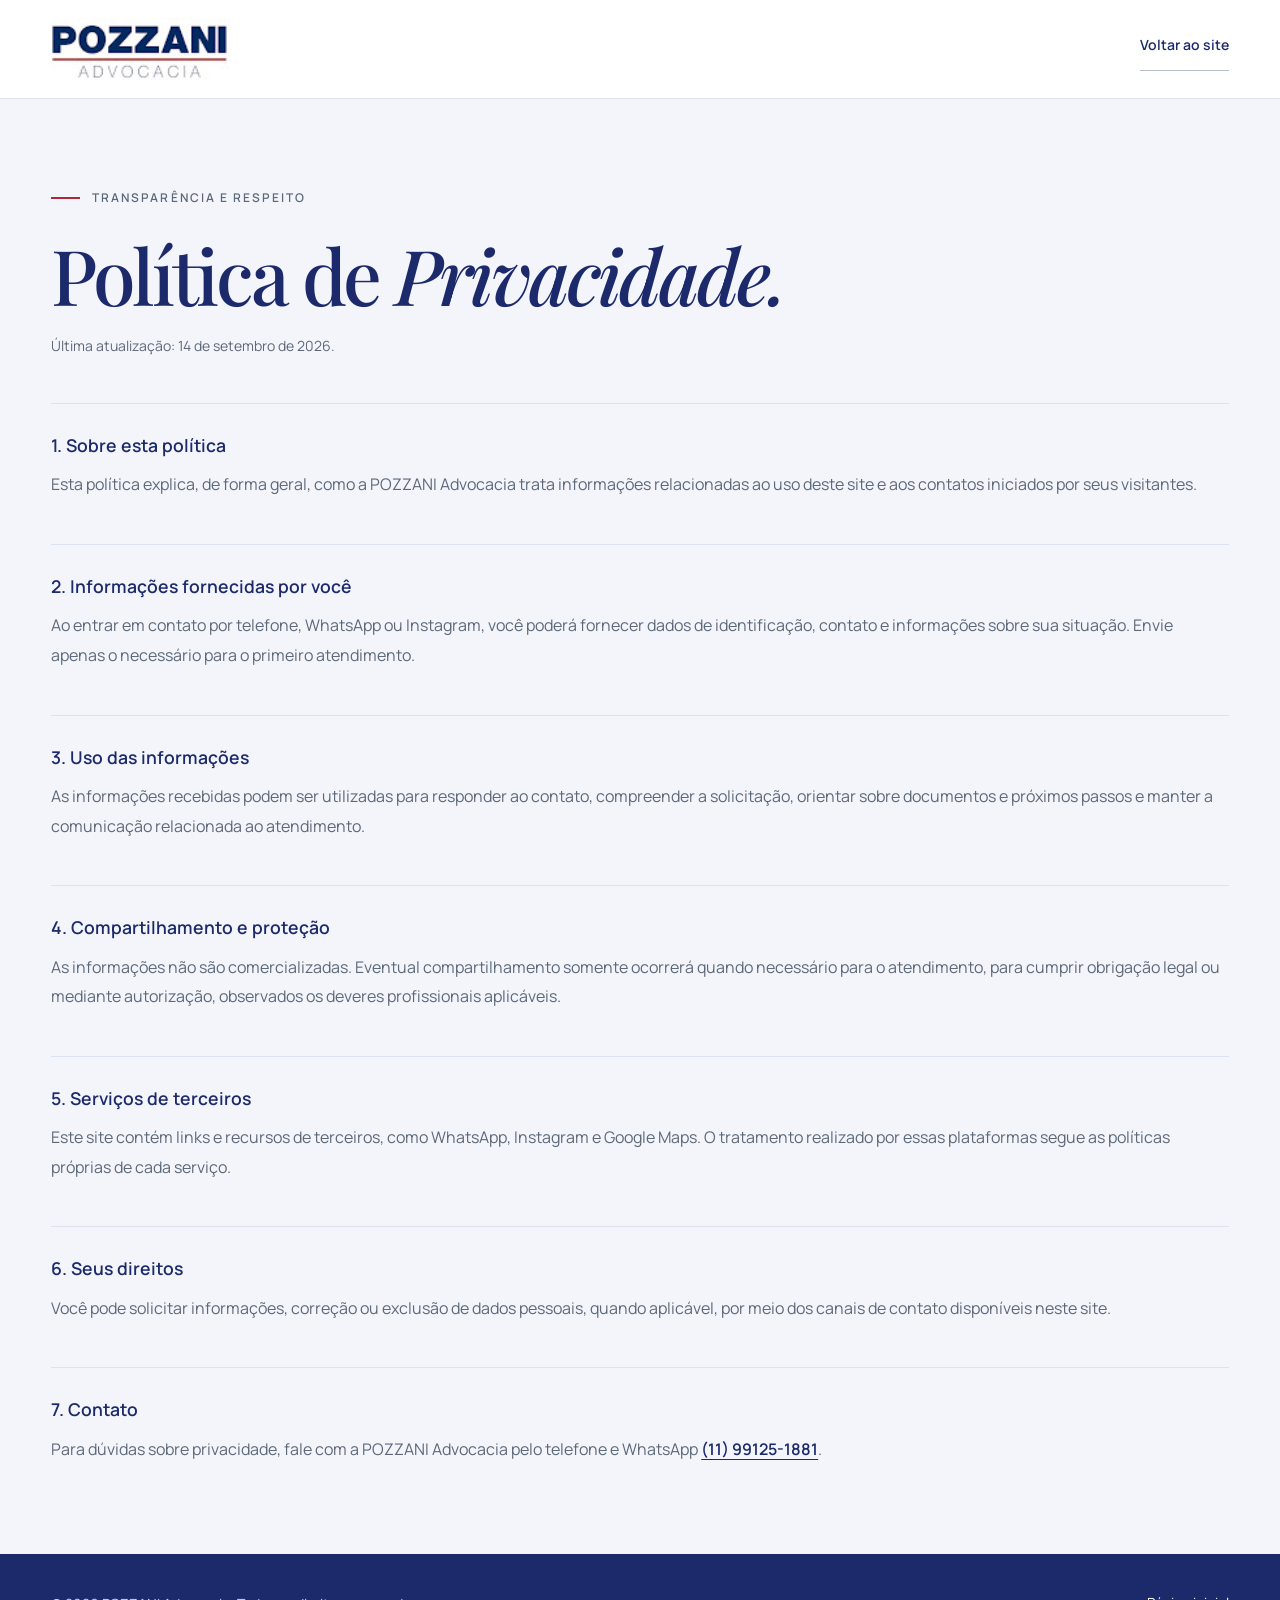
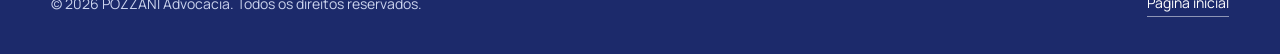
<file: politica-de-privacidade.html>
<!doctype html>
<html lang="pt-BR">
<head>
  <meta charset="utf-8">
  <meta name="viewport" content="width=device-width, initial-scale=1, viewport-fit=cover">
  <meta name="theme-color" content="#1c2a6b">
  <title>Política de Privacidade | POZZANI Advocacia</title>
  <meta name="description" content="Política de privacidade do site da POZZANI Advocacia.">
  <link rel="icon" href="/assets/pozzani-logo.png" type="image/png">
  <link rel="stylesheet" href="/styles.css">
</head>
<body class="privacy-page">
  <header class="privacy-header"><div class="container"><a class="brand" href="/" aria-label="POZZANI Advocacia, página inicial"><span class="brand-crop"><img src="/assets/pozzani-logo.png" alt="POZZANI Advocacia" width="229" height="164"></span></a><a class="text-link" href="/">Voltar ao site</a></div></header>
  <main class="privacy-main"><article class="container privacy-content">
    <p class="eyebrow"><span></span> Transparência e respeito</p>
    <h1>Política de <em>Privacidade.</em></h1>
    <p class="privacy-updated">Última atualização: 14 de setembro de 2026.</p>
    <section><h2>1. Sobre esta política</h2><p>Esta política explica, de forma geral, como a POZZANI Advocacia trata informações relacionadas ao uso deste site e aos contatos iniciados por seus visitantes.</p></section>
    <section><h2>2. Informações fornecidas por você</h2><p>Ao entrar em contato por telefone, WhatsApp ou Instagram, você poderá fornecer dados de identificação, contato e informações sobre sua situação. Envie apenas o necessário para o primeiro atendimento.</p></section>
    <section><h2>3. Uso das informações</h2><p>As informações recebidas podem ser utilizadas para responder ao contato, compreender a solicitação, orientar sobre documentos e próximos passos e manter a comunicação relacionada ao atendimento.</p></section>
    <section><h2>4. Compartilhamento e proteção</h2><p>As informações não são comercializadas. Eventual compartilhamento somente ocorrerá quando necessário para o atendimento, para cumprir obrigação legal ou mediante autorização, observados os deveres profissionais aplicáveis.</p></section>
    <section><h2>5. Serviços de terceiros</h2><p>Este site contém links e recursos de terceiros, como WhatsApp, Instagram e Google Maps. O tratamento realizado por essas plataformas segue as políticas próprias de cada serviço.</p></section>
    <section><h2>6. Seus direitos</h2><p>Você pode solicitar informações, correção ou exclusão de dados pessoais, quando aplicável, por meio dos canais de contato disponíveis neste site.</p></section>
    <section><h2>7. Contato</h2><p>Para dúvidas sobre privacidade, fale com a POZZANI Advocacia pelo telefone e WhatsApp <a href="https://wa.me/5511991251881" target="_blank" rel="noopener noreferrer">(11) 99125-1881</a>.</p></section>
  </article></main>
  <footer class="privacy-footer"><div class="container"><p>© <span>2026</span> POZZANI Advocacia. Todos os direitos reservados.</p><a href="/">Página inicial</a></div></footer>
</body>
</html>
</file>
<file: styles.css>
@import url('/assets/fonts.css');

:root{--navy:#1c2a6b;--navy-deep:#152052;--navy-soft:#253783;--red:#b32636;--red-hover:#962130;--text:#182343;--muted:#5d6878;--line:#dde2ef;--surface:#f3f5fb;--white:#fff;--serif:'Playfair Display',Georgia,'Times New Roman',serif;--sans:'Manrope','DM Sans',Arial,sans-serif;--max-width:1256px;--section-space:112px}
*{box-sizing:border-box}html{scroll-behavior:smooth;scroll-padding-top:110px}body{margin:0;background:var(--white);color:var(--text);font-family:var(--sans);font-size:1rem;line-height:1.75;-webkit-font-smoothing:antialiased}a{color:inherit;text-decoration:none}button{font:inherit}button,a{-webkit-tap-highlight-color:transparent}button{cursor:pointer}a:focus-visible,button:focus-visible,iframe:focus-visible{outline:3px solid #bd8d36;outline-offset:6px}img{display:block;max-width:100%}h1,h2,h3,p,figure,blockquote{margin:0}h1,h2{font-family:var(--serif);font-weight:500;letter-spacing:-.04em}h1 em,h2 em{font-weight:500}p{color:var(--muted)}.container{width:min(var(--max-width),calc(100% - 112px));margin-inline:auto}.section-space{padding-block:var(--section-space)}.icon-library{position:absolute;width:0;height:0;overflow:hidden}.icon{width:22px;height:22px;flex-shrink:0;fill:none;stroke:currentColor;stroke-width:1.5;stroke-linecap:round;stroke-linejoin:round}.sr-only{position:absolute;width:1px;height:1px;padding:0;margin:-1px;overflow:hidden;clip:rect(0,0,0,0);white-space:nowrap;border:0}.skip-link{position:fixed;left:16px;top:-100px;z-index:100;background:white;padding:10px 20px;color:var(--navy)}.skip-link:focus{top:12px}
.site-header{position:sticky;top:0;z-index:30;background:var(--white);border-bottom:1px solid #e9edf2}.header-inner{display:flex;align-items:center;justify-content:space-between;gap:28px;min-height:99px}.brand{display:block;flex-shrink:0}.brand-crop{display:block;position:relative;width:180px;height:62px;overflow:hidden;background:white}.brand-crop img{position:absolute;width:298px;height:auto;max-width:none;left:-60px;top:-73px}.desktop-nav{display:flex;gap:31px;align-items:center;margin-left:auto;margin-right:25px}.desktop-nav a{font-size:.875rem;font-weight:500;transition:color .2s;position:relative;padding:12px 0}.desktop-nav a:after{content:'';position:absolute;height:2px;background:var(--red);bottom:4px;left:0;width:0;transition:width .2s}.desktop-nav a:hover:after{width:100%}.desktop-nav a:hover{color:var(--red)}.button{min-height:54px;display:inline-flex;align-items:center;justify-content:center;gap:13px;padding:15px 25px;border:1px solid transparent;font-size:.875rem;font-weight:600;line-height:1.5;transition:background .2s,border-color .2s,transform .2s}.button:hover{transform:translateY(-2px)}.button-outline{border-color:#c9d0db;color:var(--navy);background:white}.button-outline:hover{background:var(--surface);border-color:var(--navy)}.header-cta{font-size:.8125rem;padding:13px 18px;min-height:48px}.header-cta .icon{width:17px;height:17px}.button-primary{background:var(--red);border-color:var(--red);color:white}.button-primary:hover{background:var(--red-hover);border-color:var(--red-hover)}.menu-toggle{display:none;align-items:center;justify-content:center;flex-direction:column;gap:6px;width:46px;height:46px;background:white;border:1px solid var(--line)}.menu-toggle span{height:1.5px;width:21px;background:var(--navy);transition:transform .2s}.menu-toggle[aria-expanded="true"] span:first-child{transform:translateY(3.75px) rotate(45deg)}.menu-toggle[aria-expanded="true"] span:last-child{transform:translateY(-3.75px) rotate(-45deg)}.mobile-nav[hidden]{display:none}.mobile-nav{padding:12px 24px 22px;border-top:1px solid var(--line);background:white}.mobile-nav a{display:flex;align-items:center;justify-content:space-between;padding:14px 0;border-bottom:1px solid var(--line);font-size:.9375rem}.mobile-nav .mobile-menu-contact{color:var(--red);border:0;font-weight:600}
.hero{position:relative;isolation:isolate;overflow:hidden;background:var(--navy-deep);color:white}.hero-image{position:absolute;inset:0;z-index:-2;background-color:var(--navy-deep);background-image:url('/assets/columns-hero.webp');background-position:center right;background-size:cover}.hero:after{content:'';position:absolute;inset:0;z-index:-1;background:linear-gradient(90deg,rgba(28,42,107,.97) 0%,rgba(28,42,107,.91) 37%,rgba(28,42,107,.53) 66%,rgba(28,42,107,.08) 100%)}.hero-inner{position:relative;padding-top:83px;padding-bottom:48px;min-height:747px}.hero-copy{max-width:725px}.eyebrow{display:flex;align-items:center;gap:12px;color:var(--muted);text-transform:uppercase;font-size:.75rem;line-height:1.5;font-weight:600;letter-spacing:.17em;margin-bottom:25px}.eyebrow>span{display:inline-block;width:29px;height:2px;background:var(--red)}.eyebrow.light{color:#c4cedb}.hero h1{font-size:clamp(3.2rem,5.3vw,4.7rem);line-height:1.13;letter-spacing:-.047em;margin-bottom:25px}.hero h1 em{color:#e2e7ef}.hero-description{max-width:495px;color:#c4cedb;font-size:1rem;line-height:1.8}.hero-actions{display:flex;align-items:center;gap:30px;margin-top:31px;flex-wrap:wrap}.text-link{display:inline-flex;align-items:center;gap:16px;color:var(--navy);font-size:.875rem;font-weight:600;line-height:1.6;padding-bottom:6px;border-bottom:1px solid #b7bec8;transition:border-color .2s,color .2s}.text-link .icon{width:18px;height:18px;transition:transform .2s}.text-link:hover{color:var(--red);border-color:var(--red)}.text-link:hover .icon{transform:translate(2px,-2px)}.light-link{color:#e2e8f0;border-color:#607086}.light-link:hover{color:white;border-color:white}.hero-rating{display:flex;align-items:center;gap:16px;width:max-content;max-width:100%;margin-top:45px;padding-top:26px;border-top:1px solid #ffffff26}.rating-number{font-family:var(--serif);font-size:2.5rem;line-height:1}.rating-detail{display:flex;flex-direction:column;gap:3px}.stars{display:block;color:#aa7930;letter-spacing:.16em;font-size:.9375rem;line-height:1.3}.hero .stars{color:#d7b16e}.rating-detail>span:last-child{color:#bdc7d4;font-size:.75rem}.rating-divider{height:33px;width:1px;background:#ffffff30;margin-inline:6px}.rating-caption{color:#b9c6d6;font-size:.75rem;line-height:1.6}.hero-location{position:absolute;right:0;bottom:53px;display:flex;gap:13px;align-items:center;font-size:.75rem;color:#b7c3d0;line-height:1.75}.hero-location strong{font-size:.75rem;font-weight:400;color:#e5eaf0}.location-line{height:39px;width:2px;background:var(--red)}
.principles{background:var(--surface);border-bottom:1px solid #e6eaf0}.principles-grid{display:grid;grid-template-columns:1fr 1fr 1.08fr;padding-block:33px;gap:33px}.principle{display:flex;align-items:center;gap:17px}.principle+.principle{border-left:1px solid #d7dee7;padding-left:33px}.principle-icon{display:grid;place-items:center;width:40px;height:44px;color:var(--navy);flex-shrink:0}.principle-icon .icon{width:29px;height:29px;stroke-width:1.2}.principle h2{font-family:var(--sans);font-size:.9375rem;font-weight:600;letter-spacing:-.01em;line-height:1.6}.principle p{font-size:.8125rem;line-height:1.6;margin-top:4px}
.about-grid{display:grid;grid-template-columns:.87fr 1.13fr;gap:107px;align-items:center;max-width:1130px}.portrait-composition{position:relative;padding:17px 32px 0 0;max-width:385px;width:100%;margin-inline:auto}.portrait-composition:before{content:'';position:absolute;inset:0 0 48px 22px;border:1px solid #c3cbd5;z-index:0}.portrait-frame{background:#212123;position:relative;width:100%;overflow:hidden}.portrait{width:100%;height:auto;aspect-ratio:3/4;object-fit:cover}.portrait-caption{position:relative;background:var(--navy);padding:24px 22px;display:flex;align-items:center;gap:16px;color:white;margin-top:0}.caption-rule{background:var(--red);height:39px;width:2px;flex-shrink:0}.portrait-caption strong{display:block;font-family:var(--serif);font-size:1.6rem;font-weight:500;letter-spacing:-.02em;line-height:1.3}.portrait-caption div>span{font-size:.75rem;line-height:1.7;color:#c6d1df;letter-spacing:.02em}.portrait-side-note{position:absolute;right:-15px;top:36px;writing-mode:vertical-rl;font-size:.75rem;letter-spacing:.18em;color:#737e8e}.about-copy h2,.section-heading h2,.invitation-inner h2{font-size:clamp(2.3rem,3.4vw,3.15rem);line-height:1.18;letter-spacing:-.045em}.about-copy h2{margin-bottom:26px}.about-copy>p:not(.eyebrow){font-size:1rem;line-height:1.9;margin-top:15px}.about-note{display:flex;gap:19px;align-items:center;padding:22px 0;margin:25px 0 21px;border-block:1px solid var(--line)}.note-number{font-family:var(--serif);font-size:2rem;font-style:italic;color:var(--red);font-weight:500}.about-note p{font-size:.875rem;line-height:1.8}.about-note strong{color:var(--navy);font-weight:500}
.reviews{background:var(--surface)}.section-heading{display:flex;justify-content:space-between;align-items:flex-end;gap:35px}.section-heading .eyebrow{margin-bottom:19px}.review-score{text-align:center;padding-right:8px;flex-shrink:0;align-self:center}.review-score>strong{font-family:var(--serif);font-size:3.9rem;line-height:1;font-weight:500;letter-spacing:-.05em;display:block}.review-score>strong span{font-family:var(--sans);font-size:.875rem;color:var(--muted);font-weight:400;letter-spacing:0;margin-left:5px}.review-score .stars{font-size:.875rem;letter-spacing:.24em;margin-top:10px}.reviews-grid{display:grid;grid-template-columns:repeat(3,1fr);gap:24px;margin-top:49px}.review{background:white;padding:28px 29px 25px;display:flex;flex-direction:column;border:1px solid #e3e7ec;min-height:279px}.review-top{display:flex;justify-content:space-between;align-items:center;height:35px}.review-top .stars{font-size:.8125rem}.quote-mark{font-family:Georgia,serif;font-size:3.7rem;color:#d8dfe8;line-height:1;margin-top:21px}.review blockquote{font-family:var(--serif);font-size:1.275rem;line-height:1.6;letter-spacing:-.017em;margin-top:19px;margin-bottom:26px;color:var(--navy)}.review figcaption{display:flex;gap:9px;align-items:center;font-size:.75rem;color:var(--muted);margin-top:auto;line-height:1.5}.review-rule{width:17px;height:1px;background:var(--red);flex-shrink:0}
.contact-invitation{background:var(--navy);color:white;border-top:3px solid var(--red);padding-block:68px;position:relative;overflow:hidden}.invitation-inner{display:flex;justify-content:space-between;align-items:center;gap:40px}.invitation-inner .eyebrow{margin-bottom:17px}.invitation-inner h2{font-size:clamp(2.3rem,3.5vw,3.25rem)}.invitation-inner p:not(.eyebrow){font-size:.9375rem;margin-top:20px;color:#becada}.invitation-action{display:flex;flex-direction:column;align-items:center;gap:14px;margin-right:36px}.invitation-action .button{padding:20px 30px;min-height:60px}.invitation-action>span{font-size:.75rem;color:#b6c2d2}
.site-footer{background:white}.footer-content{padding-top:93px;padding-bottom:58px}.footer-heading{margin-bottom:48px}.footer-heading>p{font-size:.875rem;line-height:1.8;margin-right:78px;margin-bottom:5px}.footer-heading h2{font-size:2.8rem}.contact-grid{display:grid;grid-template-columns:.85fr .9fr 1.45fr;gap:44px;align-items:start}.contact-item{display:flex;gap:12px}.contact-item>.icon{width:21px;height:21px;stroke-width:1.35;margin-top:2px}.contact-item h3,.hours-title h3{font-size:.875rem;line-height:1.6;font-weight:600;margin-bottom:13px;letter-spacing:-.01em}address{font-style:normal;font-size:.875rem;line-height:1.85;color:var(--muted)}address strong{color:#3a4757;font-weight:500}.small-link{font-size:.8125rem;margin-top:18px;gap:13px;padding-bottom:2px}.small-link .icon{width:16px;height:16px}.phone-contact{margin-top:32px}.phone-contact h3{margin-bottom:7px}.phone-number{font-size:1.15rem;font-weight:500;white-space:nowrap;letter-spacing:-.04em}.phone-number:hover{color:var(--red)}.contact-whatsapp{display:flex;align-items:center;gap:8px;color:var(--muted);font-size:.75rem;margin-top:7px}.contact-whatsapp:hover{color:var(--red)}.contact-whatsapp .icon{width:14px;height:14px}.hours-title{display:flex;gap:12px;align-items:flex-start}.hours-title .icon{width:21px;height:21px;stroke-width:1.35;margin-top:2px}.hours-title h3{margin-bottom:11px}.hours-table{width:100%;border-collapse:collapse;font-size:.875rem;line-height:1.8}.hours-table th,.hours-table td{border-bottom:1px solid #e9edf2;padding:8px 0;font-weight:400}.hours-table th{text-align:left;color:var(--muted)}.hours-table td{text-align:right;white-space:nowrap;padding-left:12px}.hours-table tr:last-child>*{border-bottom:0}.hours-table .closed td{color:#808997}.map-panel{border:1px solid var(--line);background:var(--surface);min-width:0}.map-panel iframe{display:block;width:100%;height:290px;min-height:290px}.map-open{display:flex;align-items:center;gap:9px;min-height:50px;padding:13px 17px;background:var(--surface);color:var(--navy);font-size:.75rem;font-weight:500}.map-open .icon{width:17px;height:17px}.map-open .icon:last-child{margin-left:auto}.map-open:hover{background:#e8edf3}.footer-bottom{border-top:1px solid var(--line)}.footer-bottom-inner{min-height:133px;display:flex;align-items:center;gap:45px}.footer-brand .brand-crop{width:153px;height:54px}.footer-brand img{width:254px;left:-51px;top:-63px}.footer-bottom p{font-size:.75rem;color:#748091;line-height:1.7}.back-to-top{display:flex;align-items:center;gap:11px;margin-left:auto;font-size:.75rem;color:var(--muted);margin-right:93px}.back-to-top .icon{width:16px;height:16px}.back-to-top:hover{color:var(--navy)}.floating-whatsapp{position:fixed;bottom:24px;right:25px;z-index:25;display:flex;align-items:center;justify-content:center;width:57px;height:57px;color:white;background:#187749;border-radius:50%;box-shadow:0 6px 24px #06172e30;transition:background .2s,transform .2s}.floating-whatsapp>.icon{width:26px;height:26px}.floating-whatsapp:hover{background:#115e38;transform:translateY(-3px)}.floating-whatsapp>span{position:absolute;right:calc(100% + 12px);white-space:nowrap;background:white;border:1px solid var(--line);box-shadow:0 4px 16px #081c3610;padding:9px 13px;color:var(--navy);font-size:.75rem;opacity:0;pointer-events:none;transform:translateX(5px);transition:opacity .2s,transform .2s}.floating-whatsapp:hover>span,.floating-whatsapp:focus-visible>span{opacity:1;transform:none}
@media(min-width:1600px){.hero-inner{padding-top:94px;padding-bottom:58px;min-height:783px}.hero-image{background-position:center 42%}.hero h1{font-size:5rem}}
@media(max-width:1150px){.container{width:calc(100% - 72px)}.desktop-nav{gap:20px;margin-right:0}.header-inner{gap:22px}.header-cta{font-size:.75rem;padding:12px 14px}.brand-crop{width:160px;height:58px}.brand-crop img{width:270px;left:-55px;top:-67px}.hero-inner{padding-top:72px;min-height:710px}.hero h1{font-size:4.15rem}.hero-location{display:none}.about-grid{gap:63px;grid-template-columns:.87fr 1.13fr}.principles-grid{gap:19px}.principle+.principle{padding-left:19px}.principle{gap:10px}.principle h2{font-size:.875rem}.principle p{font-size:.75rem}.principle-icon{width:31px}.review{padding:24px}.review blockquote{font-size:1.2rem}.invitation-action{margin-right:0}.contact-grid{gap:28px;grid-template-columns:1fr 1fr 1.3fr}.footer-heading>p{margin-right:0}.phone-number{font-size:1.1rem}.hours-table{font-size:.875rem}}
@media(max-width:900px){:root{--section-space:80px}.header-inner{min-height:85px}.desktop-nav{gap:24px;margin-right:0}.header-cta{display:none}.hero h1{font-size:3.9rem}.hero-inner{min-height:708px}.hero:after{background:linear-gradient(90deg,rgba(28,42,107,.97),rgba(28,42,107,.82) 52%,rgba(28,42,107,.35))}.hero-copy{max-width:640px}.principles-grid{gap:14px;padding-block:25px}.principle{align-items:flex-start;gap:9px}.principle+.principle{padding-left:14px}.principle-icon .icon{width:24px;height:24px}.principle p{font-size:.75rem}.about-grid{gap:38px;grid-template-columns:.85fr 1.15fr}.about-copy h2{font-size:2.2rem}.about-copy>p:not(.eyebrow){font-size:1rem;line-height:1.8}.about-note{gap:13px}.about-note p{font-size:.8125rem}.portrait-composition{padding-right:21px}.portrait-caption{padding:20px 14px;gap:10px}.portrait-caption strong{font-size:1.4rem}.portrait-caption div>span{font-size:.75rem}.portrait-side-note{right:-13px;font-size:.75rem}.reviews-grid{gap:15px}.review{padding:21px 19px;min-height:305px}.review blockquote{font-size:1.15rem}.review figcaption{font-size:.75rem}.invitation-inner{gap:24px}.invitation-inner h2{font-size:2.5rem}.invitation-inner p:not(.eyebrow){max-width:345px;font-size:.875rem}.invitation-action .button{padding:17px 22px;font-size:.8125rem}.footer-content{padding-top:76px}.contact-grid{grid-template-columns:1fr 1fr;gap:38px}.map-panel{grid-column:1/-1}.map-panel iframe{height:330px}.hours-table{font-size:.875rem}.hours-title h3,.contact-item h3{font-size:.9375rem}.footer-bottom-inner{gap:27px}.back-to-top{margin-right:70px}}
@media(max-width:680px){:root{--section-space:66px}.container{width:calc(100% - 44px)}html{scroll-padding-top:86px}.header-inner{min-height:78px;gap:15px}.brand-crop{width:156px;height:56px}.brand-crop img{width:263px;left:-54px;top:-65px}.desktop-nav{display:none}.menu-toggle{display:flex}.hero-inner{padding-top:52px;padding-bottom:37px;min-height:auto}.hero-copy{max-width:100%}.hero-image{background-position:68% center;opacity:.8}.hero:after{background:linear-gradient(90deg,rgba(28,42,107,.97),rgba(28,42,107,.75)),linear-gradient(0deg,rgba(28,42,107,.8),transparent 70%)}.eyebrow{font-size:.75rem;letter-spacing:.145em;gap:10px;margin-bottom:22px}.eyebrow>span{width:23px}.hero h1{font-size:clamp(2.28rem,8.9vw,3.75rem);line-height:1.16;letter-spacing:-.045em;margin-bottom:23px}.hero-description{max-width:420px;font-size:1rem;line-height:1.85}.hero-actions{flex-direction:column;align-items:flex-start;gap:21px;margin-top:28px}.hero-actions .button{min-height:55px;padding:16px 23px;font-size:.875rem}.hero-actions .text-link{font-size:.8125rem}.hero-rating{gap:11px;margin-top:33px;padding-top:23px;width:100%}.rating-number{font-size:2.1rem}.rating-detail{gap:5px}.rating-detail>span:last-child{font-size:.75rem}.hero .stars{font-size:.75rem}.rating-caption{font-size:.75rem}.rating-divider{margin-inline:3px;height:30px}.principles-grid{grid-template-columns:1fr;padding-block:5px;gap:0}.principle{padding:21px 0;align-items:center;gap:18px}.principle+.principle{border-left:0;border-top:1px solid var(--line);padding:21px 0}.principle-icon{width:30px}.principle-icon .icon{width:26px;height:26px}.principle h2{font-size:.9375rem}.principle p{font-size:.8125rem;margin-top:2px}.about-grid{grid-template-columns:1fr;gap:43px}.portrait-composition{max-width:328px;width:100%;padding-right:24px}.portrait-caption{padding:20px;gap:14px}.portrait-caption strong{font-size:1.6rem}.portrait-caption div>span{font-size:.75rem}.portrait-side-note{font-size:.75rem;right:-9px}.about-copy h2{font-size:clamp(2rem,7.7vw,3.1rem);line-height:1.22;margin-bottom:23px}.about-copy>p:not(.eyebrow){font-size:1rem}.about-note{margin-top:22px;margin-bottom:22px;padding:21px 0;gap:18px}.about-note p{font-size:.875rem}.section-heading{gap:23px;align-items:flex-start}.section-heading h2{font-size:clamp(2rem,7.7vw,3.1rem);line-height:1.25}.reviews .section-heading{flex-direction:column}.review-score{display:flex;align-items:center;align-self:flex-start;gap:20px;padding-right:0}.review-score>strong{font-size:2.7rem}.review-score>strong span{font-size:.8125rem}.review-score .stars{margin-top:0;font-size:.8125rem}.reviews-grid{grid-template-columns:1fr;gap:16px;margin-top:31px}.review{padding:23px 25px;min-height:218px}.review-top{height:25px}.review blockquote{font-size:1.3rem;margin-top:15px;margin-bottom:22px;line-height:1.6}.review figcaption{font-size:.75rem}.contact-invitation{padding-block:49px}.invitation-inner{flex-direction:column;align-items:flex-start;gap:28px}.invitation-inner h2{font-size:clamp(2.1rem,8vw,3.1rem)}.invitation-inner p:not(.eyebrow){font-size:.9375rem;max-width:none}.invitation-action{align-items:flex-start;gap:12px}.invitation-action .button{min-height:55px;font-size:.875rem;padding:16px 24px}.invitation-action>span{font-size:.75rem}.footer-content{padding-top:63px;padding-bottom:41px}.footer-heading{flex-direction:column;gap:17px;margin-bottom:34px}.footer-heading h2{font-size:2.5rem}.footer-heading>p{font-size:.9375rem;line-height:1.75}.contact-grid{grid-template-columns:1fr;gap:35px}.contact-details{display:grid;grid-template-columns:1fr;gap:28px}.phone-contact{margin-top:0}.contact-item{gap:15px}.contact-item h3,.hours-title h3{font-size:.9375rem}address{font-size:.9375rem}.small-link{font-size:.875rem}.phone-number{font-size:1.25rem}.contact-whatsapp{font-size:.8125rem}.hours-title{gap:15px}.hours-table{font-size:.875rem}.hours-table th,.hours-table td{padding-block:9px}.map-panel{grid-column:auto}.map-panel iframe{height:305px;min-height:305px}.map-open{font-size:.8125rem;padding:14px 16px}.footer-bottom-inner{flex-wrap:wrap;gap:20px;justify-content:space-between;padding-top:23px;padding-bottom:93px}.footer-brand .brand-crop{width:130px;height:48px}.footer-brand img{width:220px;left:-45px;top:-55px}.footer-bottom p{text-align:right;font-size:.75rem}.back-to-top{margin-left:0;margin-right:0;width:100%;justify-content:flex-start;font-size:.75rem}.floating-whatsapp{right:18px;bottom:18px;width:55px;height:55px}.floating-whatsapp>span{display:none}}
@media(max-width:360px){.container{width:calc(100% - 34px)}.hero h1{font-size:2.12rem}.rating-caption{display:none}.rating-divider{display:none}.hero-actions .button{padding-inline:17px;font-size:.8125rem}.portrait-composition{max-width:288px}.portrait-caption div>span{font-size:.75rem}.about-copy h2,.section-heading h2{font-size:1.9rem}.footer-bottom-inner{align-items:flex-start;gap:15px}.footer-bottom p{max-width:150px}}
@media(prefers-reduced-motion:reduce){html{scroll-behavior:auto}*,*:before,*:after{transition:none!important;animation:none!important}}
@media print{.site-header,.hero-actions,.floating-whatsapp,.menu-toggle,.contact-invitation,.back-to-top,.hero-image{display:none}.hero,.portrait-caption{background:white!important;color:var(--navy)!important}.hero:after{display:none}.hero-inner{min-height:0;padding-block:28px}.hero h1,.hero h1 em,.hero p,.hero .eyebrow,.rating-detail>span:last-child,.rating-caption{color:var(--navy)}.container{width:100%}.section-space{padding-block:35px}.about-grid{gap:40px}.reviews-grid{gap:14px}.review{break-inside:avoid}.site-footer .contact-grid{grid-template-columns:1fr 1fr}.map-panel{display:none}.footer-content{padding-top:35px}.footer-bottom-inner{min-height:90px}.hero-location{display:none}}

/* Brand emphasis and practice areas. */
.desktop-nav{gap:25px;margin-right:8px}
.hero-copy{max-width:800px}
.hero h1{font-size:clamp(2.6rem,4.9vw,4.4rem);line-height:1.15;letter-spacing:-.035em}
.hero-inner{padding-top:74px;padding-bottom:52px;min-height:745px}
.hero-statement{font-size:1.125rem;font-weight:600;color:white;margin-bottom:13px}
.hero-description{max-width:555px;color:#d6dcef}
.national-reach{display:flex;align-items:center;gap:10px;color:#f0f3ff;font-weight:600;font-size:.875rem;margin-top:22px}
.national-reach .icon{width:20px;height:20px}
.hero-actions{margin-top:25px}
.hero-rating{margin-top:32px}
.principles{border-bottom:1px solid #dce1f2}
.principle h2{color:var(--navy)}
.principle p{font-size:.875rem}
.portrait-composition{max-width:432px}
.portrait{aspect-ratio:474/596;object-fit:contain}
.portrait-caption div>span{font-size:.875rem;line-height:1.6}
.portrait-composition:before{border-color:#a5afd4}
.about-copy strong{color:var(--navy);font-weight:600}
.practice{background:var(--navy);color:white}
.practice-heading{display:flex;justify-content:space-between;align-items:flex-end;gap:48px}
.practice-heading h2{font-size:clamp(2.3rem,3.4vw,3.15rem);line-height:1.18}
.practice-heading>p{max-width:335px;color:#d8dff5;font-size:1rem;padding-bottom:5px}
.practice-grid{display:grid;grid-template-columns:repeat(4,minmax(0,1fr));gap:20px;margin-top:50px}
.practice-card{display:flex;flex-direction:column;align-items:flex-start;padding:31px 27px 29px;border:1px solid #ffffff35;background:#ffffff04}
.practice-number{font-family:var(--serif);font-style:italic;font-size:1.125rem;line-height:1;color:#bfc9ec;margin-bottom:29px}
.practice-card h3{font-family:var(--serif);font-weight:500;font-size:2rem;letter-spacing:-.025em;line-height:1.2;margin-bottom:22px}
.practice-card p{font-size:1rem;color:#d8dff5;line-height:1.8}
.practice-card .practice-emphasis{font-size:.875rem;line-height:1.6;color:white;font-weight:600;padding-bottom:15px;margin-bottom:15px;border-bottom:1px solid #ffffff26;width:100%}
.practice-card .text-link{margin-top:auto;padding-top:27px;gap:10px;font-size:.875rem;color:white}
.situations{background:var(--white)}
.situations-heading>p{max-width:390px;font-size:1rem;line-height:1.8;padding-bottom:6px}
.situations-grid{display:grid;grid-template-columns:repeat(2,minmax(0,1fr));gap:24px;margin-top:49px}
.situation-card{padding:30px 32px;border:1px solid var(--line);background:var(--surface)}
.situation-card h3{font-family:var(--serif);font-size:1.65rem;line-height:1.25;font-weight:500;letter-spacing:-.025em;color:var(--navy);padding-bottom:20px;margin-bottom:19px;border-bottom:1px solid #d9dfed}
.situation-card ul{display:grid;grid-template-columns:repeat(2,minmax(0,1fr));gap:10px 28px;list-style:none;padding:0;margin:0}
.situation-card li{position:relative;padding-left:17px;color:var(--text);font-size:.9375rem;line-height:1.6}
.situation-card li:before{content:'';position:absolute;left:0;top:.72em;width:6px;height:2px;background:var(--red)}
.situation-card p{font-size:1rem;line-height:1.8}
.situation-card p+p{margin-top:14px}
.service-flow{background:var(--navy);color:white}
.service-flow-heading{display:flex;align-items:flex-end;justify-content:space-between;gap:40px}
.service-flow-heading h2{font-size:clamp(2.3rem,3.4vw,3.15rem);line-height:1.18}
.service-flow-heading>p{display:flex;align-items:center;gap:11px;color:#e1e6f7;font-weight:600;font-size:1rem;padding-bottom:7px}
.service-flow-heading>p .icon{width:22px;height:22px}
.service-steps{display:grid;grid-template-columns:repeat(3,minmax(0,1fr));list-style:none;padding:0;margin:50px 0 36px;border-block:1px solid #ffffff2b}
.service-steps li{display:flex;gap:20px;padding:30px 28px}
.service-steps li+li{border-left:1px solid #ffffff2b}
.service-steps>li>span{font-family:var(--serif);font-style:italic;color:#bac5e8;font-size:1.2rem;line-height:1.5}
.service-steps h3{font-size:1rem;line-height:1.5;font-weight:600;margin-bottom:10px}
.service-steps p{color:#ced6ef;font-size:.9375rem;line-height:1.75}
.faq{background:white}
.faq-grid{display:grid;grid-template-columns:.83fr 1.17fr;gap:95px;align-items:start}
.faq-heading{position:sticky;top:135px}
.faq-heading h2{font-family:var(--serif);font-weight:500;font-size:clamp(2.3rem,3.4vw,3.15rem);line-height:1.18;letter-spacing:-.045em}
.faq-heading>p:not(.eyebrow){font-size:1rem;line-height:1.8;margin-top:22px;max-width:380px}
.faq-list{border-top:1px solid var(--line)}
.faq-list details{border-bottom:1px solid var(--line)}
.faq-list summary{display:flex;align-items:center;justify-content:space-between;gap:20px;list-style:none;cursor:pointer;padding:23px 2px;color:var(--navy);font-size:1rem;line-height:1.55;font-weight:600}
.faq-list summary::-webkit-details-marker{display:none}
.faq-list summary span{position:relative;width:20px;height:20px;flex:none}
.faq-list summary span:before,.faq-list summary span:after{content:'';position:absolute;left:3px;top:9px;width:14px;height:1.5px;background:var(--red);transition:transform .2s}
.faq-list summary span:after{transform:rotate(90deg)}
.faq-list details[open] summary span:after{transform:rotate(0)}
.faq-list details p{padding:0 42px 24px 2px;font-size:1rem;line-height:1.8;color:var(--muted)}
.privacy-link{font-size:.75rem;color:var(--muted);border-bottom:1px solid transparent;white-space:nowrap}
.privacy-link:hover{color:var(--navy);border-color:var(--navy)}
.privacy-page{background:var(--surface)}
.privacy-header{background:white;border-bottom:1px solid var(--line)}
.privacy-header .container{min-height:98px;display:flex;align-items:center;justify-content:space-between;gap:24px}
.privacy-main{padding-block:90px}
.privacy-content{max-width:850px}
.privacy-content h1{font-size:clamp(2.8rem,6vw,4.8rem);line-height:1.1;color:var(--navy)}
.privacy-updated{margin-top:18px;font-size:.875rem}
.privacy-content section{margin-top:44px;padding-top:28px;border-top:1px solid var(--line)}
.privacy-content section h2{font-family:var(--sans);font-size:1.1rem;line-height:1.5;letter-spacing:0;font-weight:600;color:var(--navy);margin-bottom:12px}
.privacy-content section p{font-size:1rem;line-height:1.85}
.privacy-content section a{color:var(--navy);font-weight:600;text-decoration:underline;text-underline-offset:4px}
.privacy-footer{background:var(--navy);color:white}
.privacy-footer .container{min-height:100px;display:flex;align-items:center;justify-content:space-between;gap:24px}
.privacy-footer p{color:#ccd4ee;font-size:.875rem}
.privacy-footer a{font-size:.875rem;border-bottom:1px solid #ffffff80}
.contact-invitation{background:var(--navy)}
.instagram-contact{margin-top:28px}
.instagram-contact h3{margin-bottom:8px}
.instagram-link{display:inline-flex;gap:8px;align-items:center;font-size:.875rem;font-weight:600;color:var(--navy);overflow-wrap:anywhere}
.instagram-link .icon{width:16px;height:16px}
.instagram-link:hover{color:var(--red)}

/* Original review screenshots, with readable transcripts on small screens. */
.reviews{overflow:hidden}
.reviews-toolbar{display:flex;align-items:center;justify-content:space-between;gap:24px;margin-top:27px;margin-bottom:31px}
.reviews-toolbar p{font-size:1rem}
.reviews-viewport{overflow-x:auto;overflow-y:hidden;width:100%;overscroll-behavior-x:contain;scrollbar-width:thin;scrollbar-color:#a8b3d6 transparent;padding-block:4px 20px;outline-offset:-3px;-webkit-overflow-scrolling:touch}
.reviews-viewport:focus-visible{outline:2px solid var(--navy)}
.reviews-track{display:flex;width:max-content;align-items:stretch}
.reviews-group{display:flex;gap:24px;padding-right:24px;flex:none}
.review-print{display:flex;flex-direction:column;width:736px;flex:none;background:white;border:1px solid #d9dfed;box-shadow:0 6px 18px #1c2a6b05}
.review-image{display:flex;align-items:center;justify-content:center;height:222px;padding:11px;background:#22242a;flex-shrink:0}
.review-image img{width:auto;max-width:100%;height:auto;max-height:100%;object-fit:contain}
.review-print figcaption{padding:20px 24px;display:flex;align-items:center;justify-content:space-between;gap:18px;flex:1}
.review-person strong{display:block;font-size:1rem;line-height:1.5;font-weight:600;color:var(--navy)}
.review-source{display:block;font-size:.875rem;color:var(--muted);margin-top:3px}
.review-transcript{position:absolute;width:1px;height:1px;padding:0;margin:-1px;overflow:hidden;clip:rect(0,0,0,0);white-space:nowrap;border:0}

@media(max-width:1200px){.header-cta{display:none}.desktop-nav{gap:27px;margin-right:0}.practice-grid{grid-template-columns:repeat(2,minmax(0,1fr))}.practice-card{padding:28px 25px}.practice-card h3{font-size:1.8rem}.practice-card .text-link{font-size:.875rem;gap:6px}}
@media(max-width:1000px){.practice-card{display:flex;padding:28px}.practice-heading{gap:32px}.practice-heading>p{max-width:280px}.faq-grid{gap:55px}.service-steps li{padding-inline:20px}.situations-grid{gap:18px}.situation-card{padding:27px 25px}.situation-card ul{grid-template-columns:1fr}}
@media(max-width:900px){.hero h1{font-size:3.5rem}.hero-inner{min-height:auto;padding-top:66px;padding-bottom:50px}.principle h2{font-size:.9375rem}.portrait-caption div>span{font-size:.875rem}.review-print{width:min(84vw,500px)}.review-image{height:152px;padding:13px}.review-print figcaption{align-items:flex-start;flex-direction:column;padding:24px;gap:17px}.review-transcript{position:static;width:auto;height:auto;padding:0;margin:0;overflow:visible;clip:auto;white-space:normal;font-size:1rem;line-height:1.85;color:var(--text)}.practice-heading,.service-flow-heading{flex-direction:column;align-items:flex-start;gap:24px}.practice-heading>p{max-width:580px}.service-steps{grid-template-columns:1fr}.service-steps li+li{border-left:0;border-top:1px solid #ffffff2b}.faq-grid{grid-template-columns:1fr;gap:38px}.faq-heading{position:static}.faq-heading>p:not(.eyebrow){max-width:580px}.footer-bottom-inner{gap:22px}.back-to-top{margin-right:0}}
@media(max-width:680px){.hero-inner{padding-top:45px;padding-bottom:38px}.hero h1{font-size:clamp(2.3rem,8.4vw,3.5rem);line-height:1.16}.hero-statement{font-size:1rem}.hero-description{font-size:1rem}.hero-actions{gap:20px}.national-reach{font-size:.875rem}.portrait-composition{max-width:360px}.portrait-caption div>span{font-size:.875rem}.practice-heading h2,.situations-heading h2,.service-flow-heading h2,.faq-heading h2{font-size:clamp(2rem,7.7vw,3.1rem)}.practice-heading>p{font-size:1rem}.practice-grid,.situations-grid{grid-template-columns:1fr;margin-top:34px;gap:20px}.practice-card{display:flex;padding:28px 25px}.practice-number{margin-bottom:22px}.practice-card h3{font-size:2rem;margin-bottom:20px}.practice-card h3 br{display:none}.practice-card h3 br:after{content:' '}.practice-card .text-link{padding-top:24px}.situation-card{padding:25px 22px}.situation-card ul{grid-template-columns:1fr;gap:9px}.service-flow-heading>p{font-size:.9375rem}.service-steps{margin-top:34px}.service-steps li{padding:25px 5px}.service-flow .button{width:100%;padding-inline:16px}.reviews-toolbar{align-items:flex-start;flex-direction:column;gap:17px;margin-top:23px;margin-bottom:25px}.reviews-group{gap:18px;padding-right:18px}.review-print{width:min(86vw,420px)}.review-image{height:125px}.review-print figcaption{padding:23px 22px}.review-person strong{font-size:1rem}.review-transcript{font-size:1rem;line-height:1.8}.instagram-contact{margin-top:0}.instagram-link{font-size:.9375rem}.contact-invitation .eyebrow{font-size:.75rem;letter-spacing:.1em}.faq-list summary{padding-block:20px}.privacy-header .container{min-height:82px}.privacy-header .brand-crop{width:150px}.privacy-main{padding-block:62px}.privacy-footer .container{padding-block:25px;flex-direction:column;align-items:flex-start}.privacy-link{order:3}.back-to-top{order:4}}
@media(max-width:360px){.hero h1{font-size:2.12rem}.practice-card{padding:26px 20px}.practice-card h3{font-size:1.8rem}}
@media print{.practice{background:white;color:var(--navy)}.practice p,.practice-card .practice-emphasis,.practice-profile{color:var(--text)}.practice-card{border-color:var(--line)}.practice-card .text-link,.reviews-toolbar,.review-image{display:none}.reviews-viewport{overflow:visible}.reviews-track,.reviews-group{display:block;width:100%;padding:0}.reviews-group[aria-hidden="true"]{display:none}.review-print{width:100%;margin-bottom:16px;break-inside:avoid}.review-print figcaption{display:block}.review-transcript{position:static;width:auto;height:auto;overflow:visible;clip:auto;white-space:normal;margin:12px 0 0;font-size:1rem}.hero-statement,.national-reach{color:var(--navy)}}

/* WhatsApp calls to action */
.button-primary{background:#25d366;border-color:#25d366;color:#0b3d22}
.button-primary:hover{background:#1fbd5a;border-color:#1fbd5a;color:#082f1a}

/* Responsive layout: content may reflow instead of clipping at narrow widths or zoom. */
:root{--gutter:clamp(16px,4vw,56px);--header-bar-height:99px}
html{scroll-padding-top:calc(var(--header-bar-height) + 12px);-webkit-text-size-adjust:100%;text-size-adjust:100%}
.container{width:calc(100% - var(--gutter) - var(--gutter));max-width:var(--max-width)}
.about-grid{max-width:1130px}
.hero-copy,.header-inner>*,.about-grid>*,.principle>div,.practice-heading>*,.practice-card>*,.section-heading>*,.invitation-inner>*,.contact-grid>*,.contact-item>div,.portrait-caption>div,.footer-bottom-inner>*{min-width:0}
h1,h2,h3,p,address,blockquote,.review-person,.button,.text-link,.instagram-link,.map-open,.mobile-nav a{overflow-wrap:anywhere;hyphens:auto}
.button,.text-link,.instagram-link,.contact-whatsapp,.map-open{max-width:100%;min-height:44px}
.button{text-align:center;white-space:normal}
.text-link{align-items:center}
.phone-number{display:inline-block;max-width:100%;min-height:44px;white-space:normal;overflow-wrap:anywhere}
.desktop-nav{flex-wrap:wrap;justify-content:flex-end;row-gap:0}
.menu-toggle{flex-shrink:0;touch-action:manipulation}
.mobile-nav{position:absolute;top:100%;left:0;right:0;max-height:calc(100vh - var(--header-bar-height));max-height:calc(100dvh - var(--header-bar-height));overflow-y:auto;overscroll-behavior-y:contain;padding-bottom:max(22px,env(safe-area-inset-bottom,0px))}
.mobile-nav a{gap:12px;min-height:48px}
.eyebrow>span,.note-number,.rating-number{flex-shrink:0}
.hero-rating{flex-wrap:wrap}
.hero-location{position:static;width:max-content;max-width:100%;margin:28px 0 0 auto}
.portrait-side-note{right:0}
.portrait-caption strong{overflow-wrap:anywhere}
.invitation-inner{flex-wrap:wrap}
.invitation-inner>div:first-child{flex:1 1 26rem}
.invitation-action{flex:0 1 auto;max-width:100%}
.footer-heading{flex-wrap:wrap}
.contact-grid{grid-template-columns:minmax(0,.85fr) minmax(0,.9fr) minmax(0,1.45fr)}
.hours-table{table-layout:fixed}
.hours-table th{width:54%;overflow-wrap:anywhere;hyphens:auto}
.hours-table td{white-space:normal;overflow-wrap:anywhere}
.map-panel iframe{max-width:100%;height:clamp(260px,36vw,360px);min-height:0}
.footer-bottom-inner{flex-wrap:wrap;padding-block:24px;gap:24px}
.back-to-top{font-size:.875rem;min-height:44px}
.review-print{cursor:default}
.review-image{height:auto;min-height:0;padding:12px;aspect-ratio:auto}
.review-image img{width:100%;height:auto;max-height:none;object-fit:contain}
.reviews-viewport{touch-action:pan-x pan-y pinch-zoom}
.review-print figcaption{min-width:0}
.floating-whatsapp{right:max(18px,env(safe-area-inset-right,0px));bottom:max(18px,env(safe-area-inset-bottom,0px))}
@supports(padding:max(0px)){
  .container{width:100%;padding-left:max(var(--gutter),env(safe-area-inset-left,0px));padding-right:max(var(--gutter),env(safe-area-inset-right,0px));max-width:calc(var(--max-width) + var(--gutter) + var(--gutter))}
  .about-grid{max-width:calc(1130px + var(--gutter) + var(--gutter))}
  .mobile-nav{padding-left:max(24px,env(safe-area-inset-left,0px));padding-right:max(24px,env(safe-area-inset-right,0px))}
}
@media screen and (max-width:75em){
  .contact-grid{grid-template-columns:repeat(2,minmax(0,1fr));gap:36px}
  .map-panel{grid-column:1/-1}
}
@media screen and (max-width:68.75em){
  .desktop-nav,.header-cta{display:none}
  .menu-toggle{display:flex}
  .header-inner{min-height:78px;gap:16px}
}
@media screen and (min-width:68.751em){.mobile-nav{display:none}}
@media screen and (max-width:62.5em){
  .about-grid{grid-template-columns:minmax(0,1fr);gap:40px}
  .portrait-composition{max-width:432px}
  .about-copy{width:100%;max-width:720px;margin-inline:auto}
  .about-copy h2{font-size:clamp(1.9rem,4.5vw,3.15rem)}
}
@media screen and (max-width:56.25em){
  :root{--section-space:72px}
  .hero h1{font-size:clamp(2rem,6.7vw,3.5rem);line-height:1.2}
  .hero-inner{min-height:0}
  .hero-copy{max-width:100%}
  .hero-location{display:none}
  .principles-grid{grid-template-columns:minmax(0,1fr);gap:0;padding-block:6px}
  .principle{padding:21px 0;align-items:center;gap:18px}
  .principle+.principle{border-left:0;border-top:1px solid var(--line);padding:21px 0}
  .principle h2{font-size:1rem}
  .principle p{font-size:.875rem}
  .practice-heading{flex-direction:column;align-items:flex-start;gap:24px}
  .practice-grid{grid-template-columns:minmax(0,1fr)}
  .practice-card{display:flex;padding:28px;gap:0}
  .practice-card h3{font-size:clamp(1.75rem,4vw,2.2rem);margin-bottom:20px}
  .practice-card h3 br{display:none}
  .practice-number{margin-bottom:22px}
  .practice-card .text-link{margin-top:0;padding-top:20px}
  .review-print{width:min(86vw,500px)}
  .review-print figcaption{padding:24px;align-items:flex-start;flex-direction:column;gap:16px}
  .review-transcript{position:static;width:auto;height:auto;padding:0;margin:0;overflow:visible;clip:auto;white-space:normal;font-size:1rem;line-height:1.8;color:var(--text)}
  .invitation-inner{flex-direction:column;align-items:flex-start;gap:28px}
  .invitation-inner>div:first-child{flex:0 1 auto}
  .invitation-inner p:not(.eyebrow){max-width:none;font-size:1rem}
  .invitation-action{align-items:flex-start}
  .invitation-action .button{font-size:.875rem}
  .section-heading{flex-wrap:wrap}
  .footer-heading h2{font-size:clamp(1.9rem,5vw,2.8rem)}
}
@media screen and (max-width:43.75em){
  :root{--section-space:60px;--header-bar-height:78px}
  .hero-inner{padding-top:40px;padding-bottom:36px}
  .hero-actions{flex-direction:column;align-items:stretch;gap:16px}
  .hero-actions .button,.about-copy>.button,.invitation-action .button{width:100%;font-size:.9375rem;padding:16px;min-height:56px}
  .hero-actions .text-link{align-self:flex-start;font-size:.875rem}
  .hero-rating{gap:12px;align-items:center}
  .rating-detail{flex:1 1 8rem}
  .rating-divider{display:none}
  .rating-caption{display:block;flex:1 0 100%}
  .rating-caption br{display:none}
  .rating-caption br:after{content:' '}
  .hero-description{max-width:none}
  .about-copy h2,.section-heading h2,.practice-heading h2,.invitation-inner h2{font-size:clamp(1.9rem,6vw,2.7rem);line-height:1.25}
  .about-note{align-items:flex-start;gap:14px}
  .about-note p{font-size:1rem}
  .portrait-composition{max-width:360px;padding-right:24px}
  .portrait-caption{padding:20px 16px;gap:12px}
  .portrait-caption strong{font-size:1.6rem}
  .portrait-caption div>span{font-size:.875rem}
  .practice-card{padding:24px 20px}
  .practice-profile{font-size:1rem}
  .reviews .section-heading{flex-direction:column;align-items:flex-start}
  .review-score{display:flex;align-items:center;align-self:flex-start;gap:20px}
  .review-score .stars{margin-top:0}
  .reviews-group{gap:18px;padding-right:18px}
  .review-print{width:calc(100vw - var(--gutter) - var(--gutter));max-width:420px}
  .review-print figcaption{padding:22px 20px}
  .invitation-action{width:100%}
  .invitation-action>span{font-size:.875rem}
  .footer-heading{flex-direction:column;align-items:flex-start;gap:18px}
  .footer-heading>p{font-size:1rem}
  .contact-grid{grid-template-columns:minmax(0,1fr);gap:32px}
  .contact-details{display:grid;gap:28px}
  .phone-contact,.instagram-contact{margin-top:0}
  .map-panel{grid-column:auto}
  address{font-size:1rem}
  .contact-whatsapp,.instagram-link,.map-open{font-size:.9375rem}
  .hours-table{font-size:1rem}
  .footer-bottom-inner{align-items:flex-start;justify-content:flex-start;padding-bottom:calc(96px + env(safe-area-inset-bottom,0px))}
  .footer-bottom p{flex:1 1 11rem;max-width:none;text-align:left}
  .back-to-top{margin:0;width:100%}
  .floating-whatsapp>span{display:none}
}
@media (hover:none){.button:hover,.floating-whatsapp:hover{transform:none}}
/* Keep document width bounded; the review ribbon owns its horizontal scrolling. */
html,body{max-width:100%;overflow-x:hidden}
@supports(overflow:clip){html,body{overflow-x:clip}}
main,.site-header,.site-footer,main>section{min-width:0;max-width:100%}
.situations-grid>*,.service-flow-heading>*,.service-steps>li,.service-steps>li>div,.faq-grid>*,.faq-list,.faq-list details,.faq-list summary{min-width:0}
.reviews-viewport{position:relative;max-width:100%;min-width:0;contain:inline-size;overscroll-behavior-x:contain}
.reviews-track{min-width:0}
@media screen and (max-height:30em) and (orientation:landscape){
  .header-inner{min-height:70px}
  .hero-inner{padding-block:32px}
}
</file>
